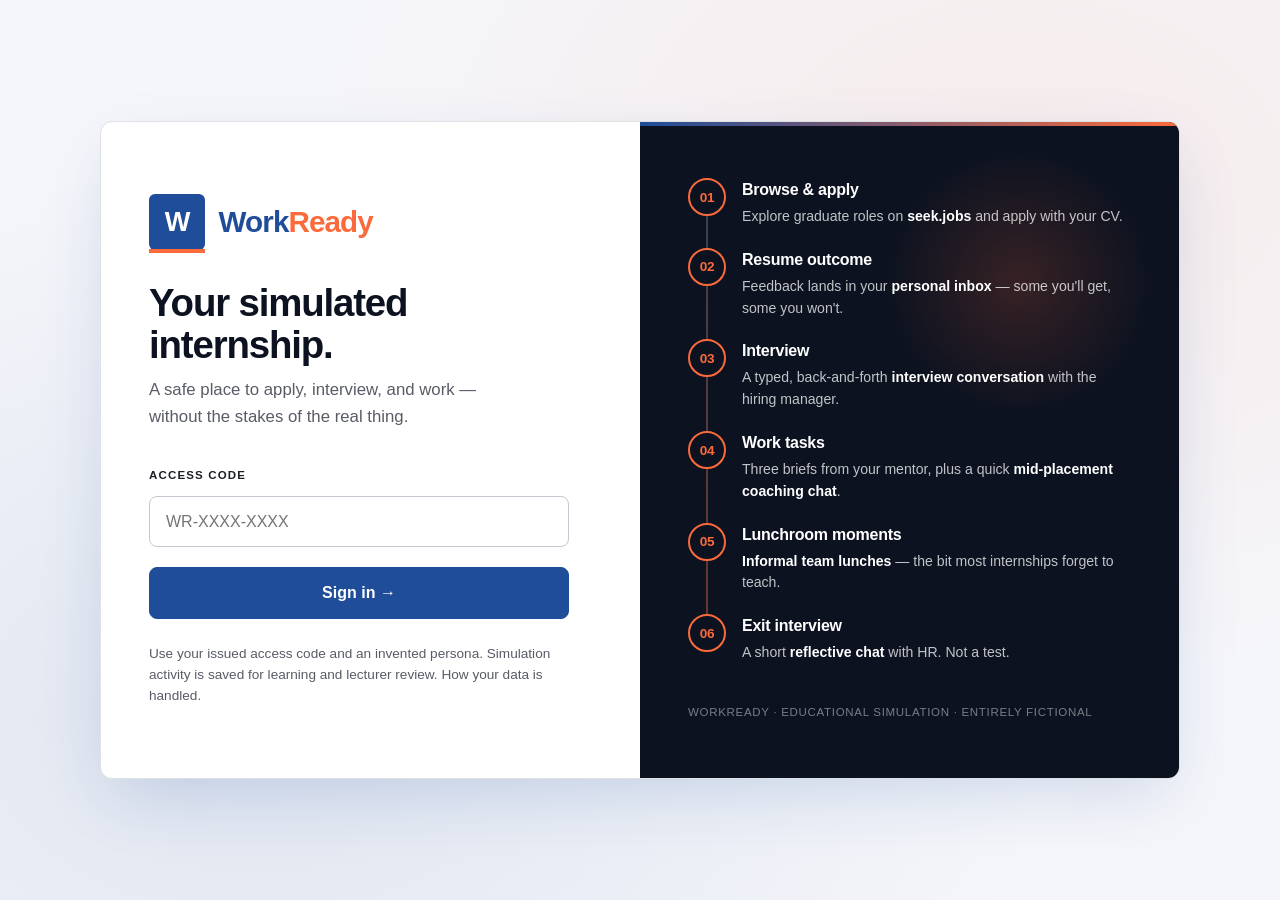
<file: index.html>
<!DOCTYPE html>
<html lang="en">
<head>
    <meta charset="UTF-8">
    <meta name="referrer" content="no-referrer">
    <meta http-equiv="Content-Security-Policy" content="default-src 'self'; script-src 'self'; style-src 'self' 'unsafe-inline'; connect-src 'self' https://workready-api.eduserver.au; img-src 'self' data:; frame-src https://primer.eduserver.au; base-uri 'self'; form-action 'none'">
    <meta name="viewport" content="width=device-width, initial-scale=1.0">
    <title>WorkReady — Your Internship Journey</title>
    <link rel="icon" type="image/svg+xml" href="favicon.svg">
    <link rel="stylesheet" href="style.css">
</head>
<body>
    <!-- Sign-in screen — two-column hero -->
    <section id="signin" class="screen signin-screen">
        <div class="signin-shell">
            <div class="signin-left">
                <div class="signin-brand-row">
                    <div class="signin-mark" aria-hidden="true">W</div>
                    <h1 class="brand">
                        <span class="brand-work">Work</span><span class="brand-ready">Ready</span>
                    </h1>
                </div>
                <p class="signin-headline">Your simulated internship.</p>
                <p class="signin-tagline">A safe place to apply, interview, and work — without the stakes of the real thing.</p>

                <form id="signin-form" class="signin-form">
                    <label for="code">Access code</label>
                    <input type="text" id="code" name="code" required
                           placeholder="WR-XXXX-XXXX" autocomplete="off"
                           style="text-transform: uppercase;">
                    <button type="submit" class="btn btn-primary">Sign in &rarr;</button>
                </form>
                <p class="signin-help">Use your issued access code and an invented persona. Simulation activity is saved for learning and lecturer review. <a href="privacy.html">How your data is handled</a>.</p>
            </div>

            <aside class="signin-right" aria-label="What to expect">
                <ol class="journey" id="journey-steps"></ol>

                <p class="signin-aside-foot">WorkReady · educational simulation · entirely fictional</p>
            </aside>
        </div>
    </section>

    <!-- Main app shell -->
    <div id="app" class="app hidden">
        <header class="header">
            <div class="wrap header-content">
                <a href="#" class="brand-link" id="brand-link">
                    <div class="header-mark" aria-hidden="true">W</div>
                    <span class="brand">
                        <span class="brand-work">Work</span><span class="brand-ready">Ready</span>
                    </span>
                </a>
                <div class="header-meta">
                    <span id="state-badge" class="state-badge" tabindex="0">
                        <span id="state-badge-label">Not Applied</span>
                        <span class="state-tooltip" role="tooltip">
                            <strong>Your simulation state</strong>
                            <ul>
                                <li><span class="tt-state">Not Applied</span> — browse jobs and play the primer</li>
                                <li><span class="tt-state">Application Under Review</span> — waiting on outcome</li>
                                <li><span class="tt-state">Employed</span> — you got the job, work begins</li>
                                <li><span class="tt-state">Internship Complete</span> — all stages finished</li>
                            </ul>
                        </span>
                    </span>
                    <span id="user-name" class="user-name"></span><button type="button" id="user-name-edit" class="btn" aria-label="Edit your candidate profile">✎</button>
                    <button id="signout-btn" class="btn btn-link">Sign out</button>
                </div>
            </div>
        </header>

        <main class="wrap main">
            <!-- Sidebar navigation -->
            <aside class="sidebar">
                <div class="sidebar-section">
                    <h4>Workspace</h4>
                    <nav class="nav">
                        <button class="nav-item active" data-view="dashboard">
                            <span class="nav-icon">&#127968;</span>
                            Dashboard
                        </button>
                    </nav>
                </div>

                <div class="sidebar-section" id="nav-mail-section">
                    <h4 class="sidebar-collapse-toggle" id="mail-toggle">&#9993; Mail <span class="collapse-arrow">&#9662;</span></h4>
                    <div class="sidebar-collapsible" id="mail-body">
                        <!-- Pre-hire: flat inbox/sent. Post-hire: sub-groups injected by JS -->
                        <nav class="nav" id="mail-nav-simple">
                            <button class="nav-item" data-view="inbox-personal">
                                Inbox
                                <span id="unread-personal" class="badge hidden">0</span>
                            </button>
                            <button class="nav-item" data-view="sent">
                                Sent
                            </button>
                        </nav>
                        <div id="mail-nav-split" class="hidden">
                            <div class="sidebar-sub-section">
                                <h5 class="sidebar-collapse-toggle sub-toggle" id="mail-personal-toggle">Personal <span class="collapse-arrow">&#9656;</span></h5>
                                <nav class="nav sidebar-collapsible collapsed" id="mail-personal-body">
                                    <button class="nav-item" data-view="inbox-personal">
                                        Inbox
                                        <span id="unread-personal-split" class="badge hidden">0</span>
                                    </button>
                                    <button class="nav-item" data-view="sent">
                                        Sent
                                    </button>
                                </nav>
                            </div>
                            <div class="sidebar-sub-section">
                                <h5 class="sidebar-collapse-toggle sub-toggle" id="mail-work-toggle">Work <span class="collapse-arrow">&#9656;</span></h5>
                                <nav class="nav sidebar-collapsible collapsed" id="mail-work-body">
                                    <button class="nav-item" data-view="inbox-work" id="nav-inbox-work">
                                        Inbox
                                        <span id="unread-work" class="badge hidden">0</span>
                                    </button>
                                    <button class="nav-item" data-view="sent-work">
                                        Sent
                                    </button>
                                </nav>
                            </div>
                        </div>
                    </div>
                </div>

                <!-- Stage 7: Teams -->
                <div class="sidebar-section hidden" id="nav-teams-section">
                    <h4 class="sidebar-collapse-toggle" id="teams-toggle">&#128101; Teams <span class="collapse-arrow">&#9662;</span></h4>
                    <div class="sidebar-collapsible" id="teams-body">
                        <nav class="nav" id="teams-member-list">
                            <!-- populated by renderTeamsSidebar() -->
                        </nav>
                        <div class="sidebar-sub-section">
                            <h5 class="sidebar-collapse-toggle sub-toggle" id="teams-org-toggle">Wider Org <span class="collapse-arrow">&#9656;</span></h5>
                            <div class="sidebar-collapsible collapsed" id="teams-org-list">
                                <!-- populated by renderTeamsSidebar() -->
                            </div>
                        </div>
                    </div>
                </div>

                <div class="sidebar-section">
                    <h4>Workspace</h4>
                    <nav class="nav">
                        <button class="nav-item hidden" data-view="tasks" id="nav-tasks">
                            <span class="nav-icon">&#128221;</span>
                            Tasks
                        </button>
                        <button class="nav-item" data-view="primer">
                            <span class="nav-icon">&#127918;</span>
                            Play the Primer
                        </button>
                    </nav>
                </div>

                <div class="sidebar-section">
                    <h4>External</h4>
                    <!-- href populated from config.js at boot — do not hardcode -->
                    <a href="#" target="_blank" rel="noopener" id="job-board-link" class="sidebar-link">
                        <span class="sidebar-link-icon">&#128269;</span>
                        seek.jobs
                        <span class="sidebar-link-ext" aria-hidden="true">&#8599;</span>
                    </a>
                    <a href="#" target="_blank" id="intranet-link" class="sidebar-link hidden">
                        <span class="sidebar-link-icon">&#127760;</span>
                        Company Intranet
                        <span class="sidebar-link-ext" aria-hidden="true">&#8599;</span>
                    </a>
                </div>

                <div class="sidebar-section">
                    <h4>Support Tools</h4>
                    <p class="sidebar-section-blurb">Local apps to install on your computer.</p>
                    <!-- href values populated from config.js at boot — do not hardcode -->
                    <a href="#" target="_blank" rel="noopener" id="talk-buddy-link" class="sidebar-link sidebar-link-tool">
                        <span class="sidebar-link-icon">&#127908;</span>
                        <span class="sidebar-link-body">
                            <span class="sidebar-link-title">Talk Buddy</span>
                            <span class="sidebar-link-hint">Rehearse interviews and lunchroom small talk</span>
                        </span>
                        <span class="sidebar-link-ext" aria-hidden="true">&#8599;</span>
                    </a>
                    <a href="#" target="_blank" rel="noopener" id="career-compass-link" class="sidebar-link sidebar-link-tool">
                        <span class="sidebar-link-icon">&#129517;</span>
                        <span class="sidebar-link-body">
                            <span class="sidebar-link-title">Career Compass</span>
                            <span class="sidebar-link-hint">Gap-analyze your resume against a job</span>
                        </span>
                        <span class="sidebar-link-ext" aria-hidden="true">&#8599;</span>
                    </a>
                </div>
            </aside>

            <!-- Main content area -->
            <section class="content">
                <!-- Dashboard view -->
                <div id="view-dashboard" class="view">
                    <h2 id="dashboard-title">Welcome to WorkReady</h2>
                    <div id="dashboard-content"></div>
                </div>

                <!-- Personal Email — Inbox -->
                <div id="view-inbox-personal" class="view hidden">
                    <div class="view-header-row">
                        <div>
                            <h2>Personal Email — Inbox</h2>
                            <p class="view-subtitle">Application updates and correspondence with employers</p>
                        </div>
                        <button class="btn btn-primary" id="compose-btn-personal">&#9998; Compose</button>
                    </div>
                    <div id="inbox-personal-list" class="message-list"></div>
                </div>

                <!-- Personal Email — Sent -->
                <div id="view-sent" class="view hidden">
                    <div class="view-header-row">
                        <div>
                            <h2>Personal Email — Sent</h2>
                            <p class="view-subtitle">Messages you've sent to companies and contacts</p>
                        </div>
                        <button class="btn btn-primary" id="compose-btn-sent">&#9998; Compose</button>
                    </div>
                    <div id="sent-list" class="message-list"></div>
                </div>

                <!-- Work Email — Inbox -->
                <div id="view-inbox-work" class="view hidden">
                    <div class="view-header-row">
                        <div>
                            <h2>Work Email — Inbox</h2>
                            <p class="view-subtitle">Messages from your manager, mentor, and colleagues</p>
                        </div>
                        <button class="btn btn-primary" id="compose-btn-work">&#9998; Compose</button>
                    </div>
                    <div id="inbox-work-list" class="message-list"></div>
                </div>

                <!-- Work Email — Sent -->
                <div id="view-sent-work" class="view hidden">
                    <div class="view-header-row">
                        <div>
                            <h2>Work Email — Sent</h2>
                            <p class="view-subtitle">Messages you've sent to colleagues</p>
                        </div>
                        <button class="btn btn-primary" id="compose-btn-sent-work">&#9998; Compose</button>
                    </div>
                    <div id="sent-work-list" class="message-list"></div>
                </div>

                <!-- Tasks view -->
                <div id="view-tasks" class="view hidden">
                    <h2>Your Tasks</h2>
                    <div id="tasks-body"></div>
                </div>

                <!-- Team view -->
                <div id="view-teams" class="view hidden">
                    <div id="teams-landing" class="teams-landing">
                        <!-- populated by renderTeamsLanding() -->
                    </div>
                    <div id="teams-conversation" class="teams-conversation hidden">
                        <div class="teams-conv-header" id="teams-conv-header">
                            <div class="teams-conv-character">
                                <span class="presence-dot" id="teams-conv-presence"></span>
                                <div>
                                    <span class="teams-conv-name" id="teams-conv-name"></span>
                                    <span class="teams-conv-role" id="teams-conv-role"></span>
                                </div>
                            </div>
                            <div class="teams-conv-actions">
                                <button class="btn btn-sm" id="teams-conv-email">Email</button>
                                <button class="btn btn-sm" id="teams-conv-back">Back</button>
                            </div>
                        </div>
                        <div class="teams-conv-messages" id="teams-conv-messages">
                            <!-- bubbles populated by renderTeamsChat() -->
                        </div>
                        <form class="teams-conv-composer" id="teams-conv-composer">
                            <textarea class="teams-conv-input" id="teams-conv-input" placeholder="Type a message..." rows="2" required></textarea>
                            <button type="submit" class="btn btn-primary">Send</button>
                        </form>
                    </div>
                </div>

                <!-- Interview view -->
                <div id="view-interview" class="view view-interview hidden">
                    <div id="interview-pre" class="interview-pre">
                        <!-- Pre-interview state: shown before student starts -->
                    </div>
                    <div id="interview-chat" class="interview-chat hidden">
                        <header class="interview-header">
                            <div class="interview-manager">
                                <div class="interview-manager-name" id="interview-manager-name"></div>
                                <div class="interview-manager-role" id="interview-manager-role"></div>
                            </div>
                            <div class="interview-progress">
                                <span id="interview-turn-indicator">Question 1 of ~10</span>
                                <button id="interview-end-btn" class="btn btn-secondary">End interview</button>
                            </div>
                        </header>
                        <div class="interview-messages" id="interview-messages">
                            <!-- Messages get rendered here -->
                        </div>
                        <form class="interview-input" id="interview-input-form">
                            <textarea
                                id="interview-input"
                                placeholder="Type your answer..."
                                rows="3"
                                required></textarea>
                            <button type="submit" class="btn btn-primary" id="interview-send-btn">Send</button>
                        </form>
                    </div>
                    <div id="interview-result" class="interview-result hidden">
                        <!-- Post-completion feedback panel -->
                    </div>
                </div>

                <!-- Mid-placement performance review view -->
                <div id="view-perf-review" class="view view-interview hidden">
                    <div id="perf-pre" class="interview-pre"></div>
                    <div id="perf-chat" class="interview-chat hidden">
                        <header class="interview-header">
                            <div class="interview-manager">
                                <div class="interview-manager-name" id="perf-manager-name"></div>
                                <div class="interview-manager-role" id="perf-manager-role"></div>
                            </div>
                            <div class="interview-progress">
                                <span id="perf-turn-indicator">Turn 1 of ~5</span>
                                <button id="perf-end-btn" class="btn btn-secondary">End check-in</button>
                            </div>
                        </header>
                        <div class="interview-messages" id="perf-messages"></div>
                        <form class="interview-input" id="perf-input-form">
                            <textarea
                                id="perf-input"
                                placeholder="Type your reply..."
                                rows="3"
                                required></textarea>
                            <button type="submit" class="btn btn-primary" id="perf-send-btn">Send</button>
                        </form>
                    </div>
                    <div id="perf-result" class="interview-result hidden"></div>
                </div>

                <!-- Exit Interview view (Stage 6) -->
                <div id="view-exit-interview" class="view view-interview hidden">
                    <div id="exit-pre" class="interview-pre">
                        <!-- Pre-interview state -->
                    </div>
                    <div id="exit-chat" class="interview-chat hidden">
                        <header class="interview-header">
                            <div class="interview-manager">
                                <div class="interview-manager-name" id="exit-manager-name"></div>
                                <div class="interview-manager-role" id="exit-manager-role"></div>
                            </div>
                            <div class="interview-progress">
                                <span id="exit-turn-indicator">Question 1 of ~8</span>
                                <button id="exit-end-btn" class="btn btn-secondary">End conversation</button>
                            </div>
                        </header>
                        <div class="interview-messages" id="exit-messages"></div>
                        <form class="interview-input" id="exit-input-form">
                            <textarea
                                id="exit-input"
                                placeholder="Take your time..."
                                rows="3"
                                required></textarea>
                            <button type="submit" class="btn btn-primary" id="exit-send-btn">Send</button>
                        </form>
                    </div>
                    <div id="exit-result" class="interview-result hidden">
                        <!-- Post-completion summary -->
                    </div>
                </div>

                <!-- Lunchroom view -->
                <div id="view-lunchroom" class="view view-lunchroom hidden">
                    <div class="view-header-row">
                        <div>
                            <h2>Lunchroom</h2>
                            <p class="view-subtitle">Informal team lunches — drop in, chat, get to know colleagues</p>
                        </div>
                    </div>
                    <div id="lunchroom-body">
                        <!-- Rendered by app.js: list of sessions OR active chat room -->
                    </div>
                </div>

                <!-- Primer view (iframe in main content area) -->
                <div id="view-primer" class="view view-primer hidden">
                    <iframe id="primer-iframe" class="primer-iframe"
                            title="WorkReady Primer"
                            sandbox="allow-scripts allow-same-origin"></iframe>
                </div>
            </section>
        </main>
    </div>

    <!-- Message modal (read + reply + delete) -->
    <div id="message-modal" class="modal hidden">
        <div class="modal-content">
            <button class="modal-close" id="modal-close">&times;</button>
            <div class="modal-meta">
                <h3 id="modal-subject"></h3>
                <p class="modal-from">From: <span id="modal-sender"></span> <span id="modal-role"></span></p>
                <p class="modal-sender-email" id="modal-sender-email"></p>
                <p class="modal-date" id="modal-date"></p>
            </div>
            <div class="modal-body" id="modal-body"></div>
            <div class="modal-actions" id="modal-actions">
                <button class="btn btn-primary" id="modal-reply-btn">&#8617; Reply</button>
                <button class="btn btn-link modal-delete-btn" id="modal-delete-btn">&#128465; Delete</button>
            </div>
        </div>
    </div>

    <!-- Compose modal -->
    <!-- Persona onboarding modal -->
    <div id="persona-modal" class="modal hidden">
        <div class="modal-content">
            <button class="modal-close" id="persona-close">&times;</button>
            <h2>Your candidate profile</h2>
            <p class="persona-help">
                Pick any name you like — this is your persona in the simulation.
                Use an invented name, not your real name. Your lecturer can review simulation activity.
                Your in-sim mailbox is derived from it.
            </p>
            <form id="persona-form">
                <div class="form-group">
                    <label for="persona-name">Candidate name</label>
                    <input type="text" id="persona-name" maxlength="60" required
                           placeholder="e.g. Jane Doe" autocomplete="off">
                </div>
                <p class="persona-handle" id="persona-hint"></p>
                <div class="persona-actions">
                    <button type="submit" class="btn btn-primary">Save profile</button>
                    <button type="button" class="btn" id="persona-later">Maybe later</button>
                </div>
            </form>
        </div>
    </div>

    <div id="compose-modal" class="modal hidden">
        <div class="modal-content modal-content-wide">
            <button class="modal-close" id="compose-close">&times;</button>
            <h2 id="compose-title">New message</h2>
            <form id="compose-form">
                <div class="form-group">
                    <label for="compose-to">To <span class="required">*</span></label>
                    <input type="email" id="compose-to" required
                           placeholder="firstname.lastname@company.com.au"
                           list="email-directory">
                    <datalist id="email-directory"></datalist>
                </div>
                <div class="form-group">
                    <label for="compose-subject">Subject <span class="required">*</span></label>
                    <input type="text" id="compose-subject" required placeholder="Subject">
                </div>
                <div class="form-group">
                    <label for="compose-body">Message</label>
                    <textarea id="compose-body" rows="8" placeholder="Write your message..."></textarea>
                </div>
                <div class="form-group">
                    <label for="compose-attachment">Attachment (PDF, max 5MB)</label>
                    <input type="file" id="compose-attachment" accept=".pdf">
                </div>
                <div class="compose-actions">
                    <button type="submit" class="btn btn-primary" id="compose-send-btn">Send &rarr;</button>
                    <button type="button" class="btn btn-link" id="compose-cancel-btn">Cancel</button>
                </div>
                <div id="compose-result" class="compose-result hidden"></div>
            </form>
        </div>
    </div>

    <script src="config.js?v=0.3.0"></script>
    <script src="session.js?v=0.3.0"></script>
    <script src="app.js?v=0.3.0"></script>
    <div id="live-toast" class="live-toast hidden" role="status"></div>

    <!-- System error overlay (blurred backdrop, blocks interaction) -->
    <div id="app-error-overlay" class="app-overlay hidden">
        <div class="app-modal" role="alertdialog" aria-modal="true" aria-labelledby="app-error-title" aria-describedby="app-error-message">
            <div class="app-modal-icon" aria-hidden="true">!</div>
            <h3 id="app-error-title">Sign-in problem</h3>
            <p id="app-error-message"></p>
            <button id="app-error-ok" class="btn btn-primary">Back to sign in</button>
        </div>
    </div>
</body>
</html>
</file>
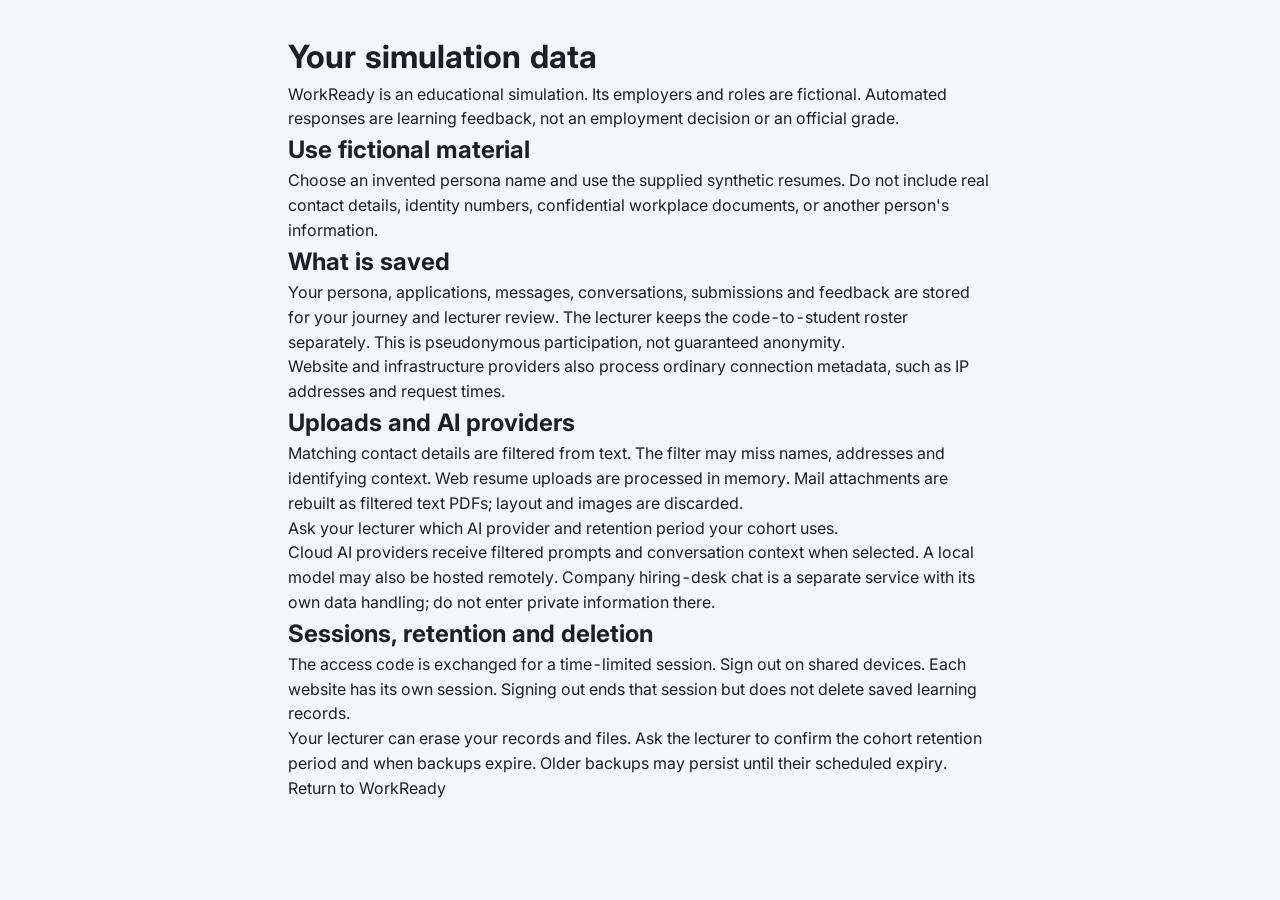
<file: privacy.html>
<!doctype html>
<html lang="en"><head><meta charset="utf-8"><meta name="viewport" content="width=device-width,initial-scale=1">
<meta name="referrer" content="no-referrer"><title>WorkReady data handling</title>
<link rel="stylesheet" href="style.css"></head><body>
<main class="wrap" style="max-width:48rem;padding:2rem">
<h1>Your simulation data</h1>
<p>WorkReady is an educational simulation. Its employers and roles are fictional. Automated responses are learning feedback, not an employment decision or an official grade.</p>
<h2>Use fictional material</h2>
<p>Choose an invented persona name and use the supplied synthetic resumes. Do not include real contact details, identity numbers, confidential workplace documents, or another person's information.</p>
<h2>What is saved</h2>
<p>Your persona, applications, messages, conversations, submissions and feedback are stored for your journey and lecturer review. The lecturer keeps the code-to-student roster separately. This is pseudonymous participation, not guaranteed anonymity.</p>
<p>Website and infrastructure providers also process ordinary connection metadata, such as IP addresses and request times.</p>
<h2>Uploads and AI providers</h2>
<p>Matching contact details are filtered from text. The filter may miss names, addresses and identifying context. Web resume uploads are processed in memory. Mail attachments are rebuilt as filtered text PDFs; layout and images are discarded.</p>
<p id="provider">Ask your lecturer which AI provider and retention period your cohort uses.</p>
<p>Cloud AI providers receive filtered prompts and conversation context when selected. A local model may also be hosted remotely. Company hiring-desk chat is a separate service with its own data handling; do not enter private information there.</p>
<h2>Sessions, retention and deletion</h2>
<p>The access code is exchanged for a time-limited session. Sign out on shared devices. Each website has its own session. Signing out ends that session but does not delete saved learning records.</p>
<p>Your lecturer can erase your records and files. Ask the lecturer to confirm the cohort retention period and when backups expire. Older backups may persist until their scheduled expiry.</p>
<p><a href="index.html">Return to WorkReady</a></p>
</main><script src="config.js"></script><script>
fetch(window.WORKREADY_CONFIG.API_BASE + '/api/v1/privacy').then(function(r){return r.json();}).then(function(d){
document.getElementById('provider').textContent='Configured API provider: '+d.provider+'. Operator retention target: '+d.retention_days+' days. '+d.retention;
}).catch(function(){});
</script></body></html>
</file>
<file: style.css>
/* WorkReady Portal — student workstation
 *
 * Visual direction: enriched WorkReady blue + warmer coral, Inter type stack,
 * sticky polished header, two-column sign-in hero with a "what to expect"
 * journey panel. Sidebar nav with section headers and a coral active accent.
 *
 * IMPORTANT: All class names and IDs are preserved for app.js compatibility.
 * No JS or build pipeline changes — pure CSS + a small HTML restructure.
 */

@import url('https://fonts.googleapis.com/css2?family=Inter:wght@300;400;500;600;700;800;900&display=swap');

:root {
    /* Palette — WorkReady, enriched */
    --sim-primary: #1f4d99;          /* deepened brand blue (was #2557a7) */
    --sim-primary-dark: #14366b;
    --sim-primary-soft: #e6edf7;
    --sim-primary-tint: #f1f5fb;

    --sim-coral: #fb6a3a;             /* warmer coral (was #ff6b35) */
    --sim-coral-dark: #d44d1e;
    --sim-coral-soft: #fff0ea;

    --sim-secondary: #334155;
    --sim-bg: #f5f6fa;                /* cool warm grey background */
    --sim-bg-2: #ebedf3;
    --sim-white: #ffffff;
    --sim-text: #1c1f24;
    --sim-text-strong: #0c1220;
    --sim-muted: #595c66;
    --sim-dim: #8a8e98;
    --sim-border: #dfe2e5;
    --sim-border-2: #c4c8d0;

    --sim-success: #15803d;
    --sim-success-soft: #ecfdf5;
    --sim-warn: #b8540a;
    --sim-warn-soft: #fff7ed;
    --sim-danger: #b91c1c;
    --sim-danger-soft: #fef2f2;
    --sim-completed: #6d28d9;
    --sim-completed-soft: #f5f3ff;

    --sim-radius: 8px;
    --sim-radius-sm: 4px;
    --sim-shadow: 0 1px 3px rgba(31, 77, 153, 0.06);
    --sim-shadow-md: 0 4px 16px rgba(31, 77, 153, 0.08);
    --sim-shadow-lg: 0 12px 32px rgba(31, 77, 153, 0.12);
    --sim-shadow-xl: 0 24px 64px -12px rgba(31, 77, 153, 0.18);
}

*, *::before, *::after {
    box-sizing: border-box;
    margin: 0;
    padding: 0;
}

html {
    overflow-y: scroll;
    -webkit-text-size-adjust: 100%;
}

body {
    font-family: 'Inter', -apple-system, BlinkMacSystemFont, 'Segoe UI', Roboto, sans-serif;
    color: var(--sim-text);
    background: var(--sim-bg);
    line-height: 1.55;
    min-height: 100vh;
    -webkit-font-smoothing: antialiased;
    font-feature-settings: "kern", "liga", "ss01", "tnum";
    font-variant-numeric: tabular-nums;
}

a { color: inherit; text-decoration: none; }

button {
    font-family: inherit;
    cursor: pointer;
    border: none;
    background: none;
    color: inherit;
}

ul, ol { list-style: none; }

.wrap { max-width: 1240px; margin: 0 auto; padding: 0 1.5rem; }
.hidden { display: none !important; }

/* ============================================================
   BRAND
   ============================================================ */

.brand {
    font-size: 1.6rem;
    font-weight: 800;
    letter-spacing: -0.03em;
    text-decoration: none;
    line-height: 1;
}
.brand-work { color: var(--sim-primary); }
.brand-ready { color: var(--sim-coral); }
.brand-link {
    text-decoration: none;
    display: inline-flex;
    align-items: center;
    gap: 0.65rem;
}

.header-mark,
.signin-mark {
    width: 36px;
    height: 36px;
    background: var(--sim-primary);
    color: var(--sim-white);
    display: grid;
    place-items: center;
    font-family: 'Inter', sans-serif;
    font-weight: 800;
    font-size: 1.15rem;
    letter-spacing: -0.04em;
    border-radius: var(--sim-radius-sm);
    position: relative;
}

.header-mark::after,
.signin-mark::after {
    content: '';
    position: absolute;
    bottom: -2px;
    left: 0;
    right: 0;
    height: 3px;
    background: var(--sim-coral);
}

.signin-mark {
    width: 56px;
    height: 56px;
    font-size: 1.7rem;
    border-radius: 6px;
}
.signin-mark::after {
    bottom: -3px;
    height: 4px;
}

/* ============================================================
   SIGN-IN SCREEN — two-column hero
   ============================================================ */

.screen {
    min-height: 100vh;
    display: flex;
    align-items: center;
    justify-content: center;
    padding: 2rem;
}

.signin-screen {
    background:
        radial-gradient(ellipse at 80% 20%, rgba(251, 106, 58, 0.08) 0%, transparent 50%),
        radial-gradient(ellipse at 20% 80%, rgba(31, 77, 153, 0.10) 0%, transparent 55%),
        var(--sim-bg);
}

.signin-shell {
    display: grid;
    grid-template-columns: 1fr 1fr;
    max-width: 1080px;
    width: 100%;
    background: var(--sim-white);
    border-radius: 12px;
    box-shadow: var(--sim-shadow-xl);
    overflow: hidden;
    border: 1px solid var(--sim-border);
}

.signin-left {
    padding: 3.5rem 3rem;
    display: flex;
    flex-direction: column;
    justify-content: center;
}

.signin-brand-row {
    display: flex;
    align-items: center;
    gap: 0.85rem;
    margin-bottom: 2rem;
}
.signin-brand-row .brand {
    font-size: 1.85rem;
}

.signin-headline {
    font-size: clamp(1.75rem, 3vw, 2.4rem);
    font-weight: 800;
    letter-spacing: -0.03em;
    color: var(--sim-text-strong);
    margin-bottom: 0.65rem;
    line-height: 1.1;
}

.signin-tagline {
    color: var(--sim-muted);
    margin-bottom: 2.25rem;
    font-size: 1.05rem;
    line-height: 1.6;
    max-width: 36ch;
}

.signin-form {
    display: flex;
    flex-direction: column;
    gap: 0.75rem;
    text-align: left;
    max-width: 420px;
}

.signin-form label {
    font-size: 0.72rem;
    font-weight: 700;
    color: var(--sim-text);
    text-transform: uppercase;
    letter-spacing: 0.1em;
}

.signin-form input {
    padding: 0.95rem 1rem;
    border: 1px solid var(--sim-border-2);
    border-radius: var(--sim-radius);
    font-size: 1rem;
    font-family: inherit;
    background: var(--sim-white);
    color: var(--sim-text);
    transition: all 0.15s;
}

.signin-form input:focus {
    outline: none;
    border-color: var(--sim-primary);
    box-shadow: 0 0 0 3px rgba(31, 77, 153, 0.15);
}

.signin-form .btn-primary {
    margin-top: 0.5rem;
    padding: 1rem 1.5rem;
    font-size: 1rem;
}

.signin-help {
    margin-top: 1.5rem;
    font-size: 0.85rem;
    color: var(--sim-muted);
    max-width: 420px;
    line-height: 1.55;
}

/* Right column — what to expect */
.signin-right {
    background: var(--sim-text-strong);
    color: var(--sim-white);
    padding: 3.5rem 3rem;
    display: flex;
    flex-direction: column;
    position: relative;
    overflow: hidden;
}

.signin-right::before {
    content: '';
    position: absolute;
    top: 0;
    right: 0;
    width: 320px;
    height: 320px;
    background: radial-gradient(circle, rgba(251, 106, 58, 0.18) 0%, transparent 60%);
    pointer-events: none;
}

.signin-right::after {
    content: '';
    position: absolute;
    top: 0;
    left: 0;
    right: 0;
    height: 4px;
    background: linear-gradient(90deg, var(--sim-primary) 0%, var(--sim-coral) 100%);
}

.signin-aside-label {
    position: relative;
    font-size: 0.7rem;
    text-transform: uppercase;
    letter-spacing: 0.18em;
    color: var(--sim-coral);
    font-weight: 700;
    margin-bottom: 1rem;
}

.signin-aside-title {
    position: relative;
    font-size: clamp(1.4rem, 2.5vw, 1.75rem);
    font-weight: 700;
    letter-spacing: -0.025em;
    line-height: 1.2;
    color: var(--sim-white);
    margin-bottom: 2.25rem;
    max-width: 22ch;
}

.journey {
    position: relative;
    list-style: none;
    padding: 0;
    margin: 0;
    display: flex;
    flex-direction: column;
    gap: 1.25rem;
}

.journey::before {
    content: '';
    position: absolute;
    left: 18px;
    top: 18px;
    bottom: 18px;
    width: 2px;
    background: linear-gradient(180deg, rgba(255, 255, 255, 0.2) 0%, rgba(251, 106, 58, 0.4) 100%);
}

.journey-step {
    display: grid;
    grid-template-columns: 38px 1fr;
    gap: 1rem;
    align-items: start;
    position: relative;
}

.journey-num {
    width: 38px;
    height: 38px;
    background: var(--sim-text-strong);
    border: 2px solid var(--sim-coral);
    color: var(--sim-coral);
    display: grid;
    place-items: center;
    font-family: 'Inter', sans-serif;
    font-weight: 800;
    font-size: 0.85rem;
    letter-spacing: -0.02em;
    border-radius: 50%;
    z-index: 1;
}

.journey-body h3 {
    font-size: 1rem;
    font-weight: 700;
    color: var(--sim-white);
    margin-bottom: 0.2rem;
    letter-spacing: -0.015em;
}

.journey-body p {
    font-size: 0.88rem;
    color: rgba(255, 255, 255, 0.75);
    line-height: 1.55;
}

.journey-body p strong {
    color: var(--sim-white);
    font-weight: 600;
}

.signin-aside-foot {
    position: relative;
    margin-top: auto;
    padding-top: 2.5rem;
    font-size: 0.72rem;
    color: rgba(255, 255, 255, 0.45);
    letter-spacing: 0.06em;
    text-transform: uppercase;
    font-weight: 500;
}

/* ============================================================
   BUTTONS
   ============================================================ */

.btn {
    display: inline-flex;
    align-items: center;
    justify-content: center;
    gap: 0.4rem;
    padding: 0.65rem 1.25rem;
    border: 1px solid transparent;
    border-radius: var(--sim-radius);
    font-size: 0.92rem;
    font-weight: 600;
    cursor: pointer;
    text-decoration: none;
    font-family: inherit;
    transition: all 0.15s;
}

.btn-primary {
    background: var(--sim-primary);
    color: var(--sim-white);
    border-color: var(--sim-primary);
}
.btn-primary:hover {
    background: var(--sim-primary-dark);
    border-color: var(--sim-primary-dark);
    transform: translateY(-1px);
    box-shadow: var(--sim-shadow-md);
}

.btn-secondary {
    background: var(--sim-white);
    color: var(--sim-primary);
    border-color: var(--sim-border-2);
}
.btn-secondary:hover {
    border-color: var(--sim-primary);
    background: var(--sim-primary-soft);
}

.btn-link {
    background: transparent;
    color: var(--sim-muted);
    padding: 0.4rem 0.85rem;
    font-size: 0.88rem;
    border-radius: 999px;
    border: 1px solid transparent;
}
.btn-link:hover {
    color: var(--sim-text);
    border-color: var(--sim-border-2);
    background: var(--sim-bg);
}

.btn-cta {
    font-size: 1rem;
    padding: 0.95rem 2rem;
    margin-top: 1rem;
    background: var(--sim-coral);
    color: var(--sim-white);
    border-color: var(--sim-coral);
}
.btn-cta:hover {
    background: var(--sim-coral-dark);
    border-color: var(--sim-coral-dark);
    transform: translateY(-1px);
    box-shadow: var(--sim-shadow-md);
}

/* ============================================================
   APP SHELL
   ============================================================ */

.app {
    min-height: 100vh;
    display: flex;
    flex-direction: column;
}

.header {
    background: var(--sim-white);
    border-bottom: 1px solid var(--sim-border);
    padding: 0.85rem 0;
    position: sticky;
    top: 0;
    z-index: 50;
    box-shadow: 0 1px 0 rgba(31, 77, 153, 0.04);
}

.header-content {
    display: flex;
    align-items: center;
    justify-content: space-between;
}

.header-meta {
    display: flex;
    align-items: center;
    gap: 0.85rem;
}

/* State badge — pill with coloured dot per state */
.state-badge {
    position: relative;
    display: inline-flex;
    align-items: center;
    gap: 0.5rem;
    padding: 0.4rem 0.85rem;
    background: var(--sim-bg);
    border: 1px solid var(--sim-border);
    border-radius: 999px;
    font-size: 0.82rem;
    font-weight: 600;
    color: var(--sim-muted);
    cursor: help;
}

.state-badge::before {
    content: '';
    width: 8px;
    height: 8px;
    border-radius: 50%;
    background: var(--sim-dim);
}

.state-badge.state-not::before,
.state-badge.state-not_applied::before {
    background: var(--sim-dim);
}

.state-badge.state-applied::before {
    background: var(--sim-primary);
    box-shadow: 0 0 0 0 var(--sim-primary);
    animation: state-pulse 2s ease-out infinite;
}

.state-badge.state-hired::before,
.state-badge.state-employed::before {
    background: var(--sim-success);
    box-shadow: 0 0 0 0 var(--sim-success);
    animation: state-pulse 2s ease-out infinite;
}

.state-badge.state-completed::before {
    background: var(--sim-completed);
}

@keyframes state-pulse {
    0% { box-shadow: 0 0 0 0 currentColor; opacity: 1; }
    70% { box-shadow: 0 0 0 4px transparent; opacity: 0.8; }
    100% { box-shadow: 0 0 0 0 transparent; opacity: 1; }
}

.state-badge.state-hired {
    background: var(--sim-success-soft);
    border-color: rgba(21, 128, 61, 0.3);
    color: var(--sim-success);
}

.state-badge.state-applied {
    background: var(--sim-primary-soft);
    border-color: rgba(31, 77, 153, 0.25);
    color: var(--sim-primary);
}

.state-badge.state-completed {
    background: var(--sim-completed-soft);
    border-color: rgba(109, 40, 217, 0.25);
    color: var(--sim-completed);
}

/* Tooltip on the state badge */
.state-tooltip {
    visibility: hidden;
    opacity: 0;
    position: absolute;
    top: calc(100% + 0.6rem);
    right: 0;
    z-index: 100;
    background: var(--sim-text-strong);
    color: var(--sim-white);
    padding: 1rem 1.15rem;
    border-radius: var(--sim-radius);
    box-shadow: var(--sim-shadow-lg);
    font-size: 0.85rem;
    font-weight: 400;
    white-space: normal;
    width: 320px;
    transition: opacity 0.15s, visibility 0.15s;
    text-align: left;
    border-top: 3px solid var(--sim-coral);
}

.state-badge:hover .state-tooltip,
.state-badge:focus .state-tooltip,
.state-badge:focus-within .state-tooltip {
    visibility: visible;
    opacity: 1;
}

.state-tooltip::before {
    content: '';
    position: absolute;
    bottom: 100%;
    right: 1rem;
    border: 6px solid transparent;
    border-bottom-color: var(--sim-coral);
}

.state-tooltip strong {
    display: block;
    margin-bottom: 0.6rem;
    color: var(--sim-white);
    font-weight: 700;
    font-size: 0.78rem;
    text-transform: uppercase;
    letter-spacing: 0.1em;
}

.state-tooltip ul {
    list-style: none;
    padding: 0;
    margin: 0;
    display: flex;
    flex-direction: column;
    gap: 0.45rem;
}

.state-tooltip li {
    color: rgba(255, 255, 255, 0.7);
    line-height: 1.45;
}

.state-tooltip .tt-state {
    color: var(--sim-coral);
    font-weight: 700;
}

.user-name {
    font-size: 0.92rem;
    color: var(--sim-text);
    font-weight: 600;
}

/* ============================================================
   MAIN LAYOUT
   ============================================================ */

.main {
    display: grid;
    grid-template-columns: 260px minmax(0, 1fr);
    gap: 1.75rem;
    padding-top: 2rem;
    padding-bottom: 3rem;
    flex: 1;
    width: 100%;
}

/* ============================================================
   SIDEBAR
   ============================================================ */

.sidebar {
    background: var(--sim-white);
    border-radius: var(--sim-radius);
    padding: 1.25rem 1rem;
    height: fit-content;
    border: 1px solid var(--sim-border);
    box-shadow: var(--sim-shadow);
    position: sticky;
    top: 5.5rem;
}

.sidebar-section {
    margin-bottom: 1.5rem;
}

.sidebar-section:last-child {
    margin-bottom: 0;
}

.sidebar-section h4 {
    font-size: 0.68rem;
    font-weight: 700;
    text-transform: uppercase;
    color: var(--sim-dim);
    letter-spacing: 0.12em;
    margin-bottom: 0.6rem;
    padding: 0 0.85rem;
}

.nav {
    display: flex;
    flex-direction: column;
    gap: 0.15rem;
}

.nav-item {
    display: flex;
    align-items: center;
    gap: 0.7rem;
    width: 100%;
    padding: 0.65rem 0.85rem;
    background: transparent;
    border: none;
    border-left: 3px solid transparent;
    border-radius: 0 var(--sim-radius) var(--sim-radius) 0;
    margin-left: -3px;
    font-size: 0.94rem;
    font-family: inherit;
    font-weight: 500;
    color: var(--sim-text);
    cursor: pointer;
    text-align: left;
    position: relative;
    transition: all 0.12s;
}

.nav-item:hover {
    background: var(--sim-primary-tint);
    color: var(--sim-primary);
}

.nav-item.active {
    background: var(--sim-primary-soft);
    color: var(--sim-primary);
    font-weight: 700;
    border-left-color: var(--sim-coral);
}

.nav-icon {
    font-size: 1.05rem;
    line-height: 1;
}

.badge {
    margin-left: auto;
    background: var(--sim-coral);
    color: var(--sim-white);
    font-size: 0.7rem;
    font-weight: 800;
    padding: 0.15rem 0.5rem;
    border-radius: 999px;
    min-width: 20px;
    text-align: center;
    line-height: 1.4;
}

.sidebar-link {
    display: flex;
    align-items: center;
    gap: 0.55rem;
    padding: 0.55rem 0.85rem;
    color: var(--sim-text);
    text-decoration: none;
    font-size: 0.88rem;
    border-radius: var(--sim-radius);
    transition: background 0.12s;
    position: relative;
}

.sidebar-link:hover {
    background: var(--sim-bg);
    color: var(--sim-primary);
}

.sidebar-link-icon {
    font-size: 0.95rem;
}

.sidebar-link-ext {
    margin-left: auto;
    font-size: 0.85rem;
    color: var(--sim-dim);
}

.sidebar-blurb {
    padding: 0.5rem 0.85rem 0;
    font-size: 0.78rem;
    color: var(--sim-muted);
    line-height: 1.5;
}

.sidebar-section-blurb {
    padding: 0 0.85rem 0.4rem;
    margin: 0;
    font-size: 0.72rem;
    color: var(--sim-muted);
    font-style: italic;
}

.sidebar-link-tool {
    align-items: flex-start;
    padding-top: 0.5rem;
    padding-bottom: 0.5rem;
}

.sidebar-link-tool .sidebar-link-icon {
    margin-top: 0.15rem;
}

.sidebar-link-body {
    display: flex;
    flex-direction: column;
    gap: 0.1rem;
    flex: 1 1 auto;
    min-width: 0;
}

.sidebar-link-title {
    font-weight: 600;
    line-height: 1.2;
}

.sidebar-link-hint {
    font-size: 0.72rem;
    color: var(--sim-muted);
    line-height: 1.3;
}

/* ============================================================
   CONTENT AREA
   ============================================================ */

.content {
    background: var(--sim-white);
    border-radius: var(--sim-radius);
    padding: 2rem 2.25rem;
    border: 1px solid var(--sim-border);
    box-shadow: var(--sim-shadow);
    position: relative;
    overflow: hidden;
}

.content::before {
    content: '';
    position: absolute;
    top: 0;
    left: 0;
    right: 0;
    height: 3px;
    background: linear-gradient(90deg, var(--sim-primary) 0%, var(--sim-coral) 100%);
}

.view h2 {
    margin-bottom: 0.4rem;
    font-size: 1.65rem;
    font-weight: 800;
    letter-spacing: -0.025em;
    color: var(--sim-text-strong);
}

.view-subtitle {
    color: var(--sim-muted);
    margin-bottom: 1.75rem;
    font-size: 0.98rem;
}

/* ============================================================
   DASHBOARD
   ============================================================ */

.dashboard-empty {
    text-align: center;
    padding: 3rem 1rem;
    color: var(--sim-muted);
}

.dashboard-empty h3 {
    color: var(--sim-text-strong);
    margin-bottom: 0.6rem;
    font-size: 1.4rem;
    font-weight: 700;
    letter-spacing: -0.02em;
}

.dashboard-empty p {
    max-width: 50ch;
    margin: 0 auto;
    line-height: 1.65;
}

.action-buttons {
    display: flex;
    gap: 0.85rem;
    justify-content: center;
    margin-top: 1.75rem;
    flex-wrap: wrap;
}

.action-buttons .btn { margin-top: 0; }

.app-list {
    display: flex;
    flex-direction: column;
    gap: 0.85rem;
    margin-top: 1.5rem;
}

.app-card {
    border: 1px solid var(--sim-border);
    border-left: 4px solid var(--sim-primary);
    border-radius: var(--sim-radius);
    padding: 1.15rem 1.4rem;
    background: var(--sim-white);
    box-shadow: var(--sim-shadow);
    transition: all 0.15s;
}

.app-card:hover {
    box-shadow: var(--sim-shadow-md);
    transform: translateY(-1px);
}

.app-card-title {
    font-weight: 700;
    color: var(--sim-text-strong);
    font-size: 1.02rem;
    letter-spacing: -0.015em;
}

.app-card-meta {
    color: var(--sim-muted);
    font-size: 0.9rem;
    margin-top: 0.2rem;
}

.app-stage {
    display: inline-block;
    padding: 0.25rem 0.75rem;
    background: var(--sim-bg);
    border: 1px solid var(--sim-border);
    border-radius: 999px;
    font-size: 0.78rem;
    font-weight: 600;
    margin-top: 0.6rem;
    color: var(--sim-muted);
}

.app-stage-rejected {
    background: var(--sim-danger-soft);
    border-color: #fecaca;
    color: var(--sim-danger);
}

.app-stage-hired {
    background: var(--sim-success-soft);
    border-color: #a7f3d0;
    color: var(--sim-success);
}

.app-stage-completed {
    background: var(--sim-completed-soft);
    border-color: #ddd6fe;
    color: var(--sim-completed);
}

.app-card-rejected {
    border-left-color: var(--sim-danger);
    opacity: 0.85;
}

.app-card-hired {
    border-left-color: var(--sim-success);
}

.app-card-completed {
    border-left-color: var(--sim-completed);
}

/* ============================================================
   MESSAGE LIST (inboxes)
   ============================================================ */

.message-list {
    display: flex;
    flex-direction: column;
    gap: 0.6rem;
}

.message-item {
    display: flex;
    flex-direction: column;
    padding: 1rem 1.25rem;
    border: 1px solid var(--sim-border);
    border-radius: var(--sim-radius);
    cursor: pointer;
    background: var(--sim-white);
    transition: all 0.15s;
    box-shadow: var(--sim-shadow);
}

.message-item:hover {
    background: var(--sim-primary-tint);
    border-color: var(--sim-border-2);
    transform: translateY(-1px);
    box-shadow: var(--sim-shadow-md);
}

.message-item.unread {
    border-left: 4px solid var(--sim-coral);
    background: var(--sim-coral-soft);
}

.message-item.unread:hover {
    background: #ffe6db;
}

.message-item.unread .message-subject {
    font-weight: 700;
    color: var(--sim-text-strong);
}

.message-item.unread::before {
    content: '';
    position: absolute;
}

.message-header {
    display: flex;
    justify-content: space-between;
    align-items: baseline;
    margin-bottom: 0.25rem;
    gap: 0.75rem;
}

.message-sender {
    font-weight: 700;
    font-size: 0.95rem;
    color: var(--sim-text-strong);
}

.message-date {
    font-size: 0.8rem;
    color: var(--sim-muted);
    flex-shrink: 0;
}

.message-subject {
    font-size: 0.95rem;
    color: var(--sim-text);
}

.message-preview {
    color: var(--sim-muted);
    font-size: 0.88rem;
    margin-top: 0.3rem;
    overflow: hidden;
    text-overflow: ellipsis;
    white-space: nowrap;
}

.empty-inbox {
    text-align: center;
    padding: 3rem 1rem;
    color: var(--sim-muted);
}

/* ============================================================
   MODAL
   ============================================================ */

.modal {
    position: fixed;
    inset: 0;
    background: rgba(12, 18, 32, 0.55);
    backdrop-filter: blur(4px);
    -webkit-backdrop-filter: blur(4px);
    display: flex;
    align-items: center;
    justify-content: center;
    padding: 2rem;
    z-index: 1000;
}

.modal-content {
    background: var(--sim-white);
    border-radius: var(--sim-radius);
    padding: 2rem 2.25rem;
    max-width: 640px;
    width: 100%;
    max-height: 80vh;
    overflow-y: auto;
    position: relative;
    box-shadow: var(--sim-shadow-xl);
    border-top: 4px solid var(--sim-coral);
}

.modal-close {
    position: absolute;
    top: 0.85rem;
    right: 1rem;
    background: transparent;
    border: none;
    font-size: 1.6rem;
    cursor: pointer;
    color: var(--sim-dim);
    line-height: 1;
    width: 32px;
    height: 32px;
    border-radius: var(--sim-radius-sm);
    display: grid;
    place-items: center;
    transition: all 0.15s;
}

.modal-close:hover {
    color: var(--sim-text);
    background: var(--sim-bg-2);
}

.modal-meta {
    margin-bottom: 1.5rem;
    padding-bottom: 1.25rem;
    border-bottom: 1px solid var(--sim-border);
}

.modal-meta h3 {
    margin-bottom: 0.5rem;
    font-size: 1.3rem;
    font-weight: 700;
    color: var(--sim-text-strong);
    letter-spacing: -0.02em;
    padding-right: 2rem;
}

.modal-from {
    font-size: 0.9rem;
    color: var(--sim-muted);
}

.modal-from span {
    color: var(--sim-text);
    font-weight: 500;
}

.modal-date {
    font-size: 0.82rem;
    color: var(--sim-dim);
    margin-top: 0.3rem;
}

.modal-body {
    white-space: pre-wrap;
    line-height: 1.75;
    color: var(--sim-text);
    font-size: 0.96rem;
}

.modal-sender-email {
    font-family: 'Inter', monospace;
    font-size: 0.82rem;
    color: var(--sim-primary);
    margin-top: 0.15rem;
}

.modal-actions {
    display: flex;
    gap: 0.75rem;
    margin-top: 1.25rem;
    padding-top: 1.25rem;
    border-top: 1px solid var(--sim-border);
    align-items: center;
}

.modal-delete-btn {
    margin-left: auto;
    color: var(--sim-danger) !important;
    font-size: 0.85rem !important;
}
.modal-delete-btn:hover {
    background: var(--sim-danger-soft) !important;
    border-color: var(--sim-danger) !important;
}

.modal-content-wide { max-width: 640px; }

/* ============================================================
   COMPOSE MODAL
   ============================================================ */

#compose-form {
    display: flex;
    flex-direction: column;
    gap: 0.85rem;
    margin-top: 1rem;
}

.form-group {
    display: flex;
    flex-direction: column;
    gap: 0.35rem;
}

.form-group label {
    font-size: 0.78rem;
    font-weight: 700;
    color: var(--sim-text);
    text-transform: uppercase;
    letter-spacing: 0.06em;
}

.form-group input,
.form-group textarea {
    padding: 0.75rem 0.95rem;
    border: 1px solid var(--sim-border-2);
    border-radius: var(--sim-radius);
    font-family: inherit;
    font-size: 0.95rem;
    background: var(--sim-white);
    color: var(--sim-text);
    transition: all 0.15s;
}

.form-group input:focus,
.form-group textarea:focus {
    outline: none;
    border-color: var(--sim-primary);
    box-shadow: 0 0 0 3px rgba(31, 77, 153, 0.15);
}

.form-group input[readonly] {
    background: var(--sim-bg);
    color: var(--sim-muted);
}

.form-group textarea {
    resize: vertical;
    min-height: 120px;
}

.form-group input[type="file"] {
    padding: 0.5rem;
    font-size: 0.88rem;
}

.required { color: var(--sim-coral); }

.compose-actions {
    display: flex;
    gap: 0.75rem;
    align-items: center;
    margin-top: 0.5rem;
}

.compose-result {
    padding: 0.85rem 1rem;
    border-radius: var(--sim-radius);
    font-size: 0.92rem;
    margin-top: 0.75rem;
    white-space: pre-wrap;
    line-height: 1.5;
}

.compose-success {
    background: var(--sim-success-soft);
    border: 1px solid #a7f3d0;
    color: #065f46;
}

.compose-bounce {
    background: #fff7ed;
    border: 1px solid #fed7aa;
    color: #9a3412;
}

.compose-error {
    background: var(--sim-danger-soft);
    border: 1px solid #fecaca;
    color: #991b1b;
}

/* ============================================================
   VIEW HEADER ROW (inbox heading + compose button)
   ============================================================ */

.view-header-row {
    display: flex;
    justify-content: space-between;
    align-items: flex-start;
    margin-bottom: 1.25rem;
    gap: 1rem;
}

.view-header-row h2 {
    margin-bottom: 0.25rem;
}

.view-header-row .btn {
    margin-top: 0;
    flex-shrink: 0;
}

/* ============================================================
   SENT BOX
   ============================================================ */

.sent-item {
    border-left-color: var(--sim-primary);
}

.sent-item.sent-bounced {
    border-left-color: var(--sim-coral);
    opacity: 0.75;
}

.sent-item.sent-bounced .message-sender {
    color: var(--sim-coral);
}

.sent-item.sent-delivered .message-date {
    color: var(--sim-success);
}

/* ============================================================
   INTERVIEW VIEW
   ============================================================ */

.view-interview {
    display: flex;
    flex-direction: column;
    min-height: 70vh;
}

.interview-pre {
    padding: 1rem 0;
}
.interview-pre h2 { margin-bottom: 1rem; }
.interview-pre p { margin-bottom: 1rem; line-height: 1.65; }

.interview-chat {
    display: flex;
    flex-direction: column;
    min-height: 70vh;
}

.interview-header {
    display: flex;
    justify-content: space-between;
    align-items: center;
    padding-bottom: 1rem;
    border-bottom: 1px solid var(--sim-border);
    margin-bottom: 1rem;
}

.interview-manager-name {
    font-size: 1.15rem;
    font-weight: 700;
    color: var(--sim-text-strong);
    letter-spacing: -0.015em;
}

.interview-manager-role {
    font-size: 0.88rem;
    color: var(--sim-muted);
    margin-top: 0.15rem;
}

.interview-progress {
    display: flex;
    align-items: center;
    gap: 1rem;
    font-size: 0.85rem;
    color: var(--sim-muted);
    font-weight: 500;
}

.interview-messages {
    flex: 1;
    overflow-y: auto;
    padding: 1rem 0.25rem;
    max-height: 60vh;
    min-height: 300px;
}

.interview-msg {
    display: flex;
    margin-bottom: 1rem;
}

.interview-msg-manager { justify-content: flex-start; }
.interview-msg-student { justify-content: flex-end; }

.interview-msg-bubble {
    max-width: 75%;
    padding: 0.85rem 1.2rem;
    border-radius: 18px;
    font-size: 0.95rem;
    line-height: 1.55;
    word-wrap: break-word;
    box-shadow: var(--sim-shadow);
}

.interview-msg-manager .interview-msg-bubble {
    background: var(--sim-bg);
    border: 1px solid var(--sim-border);
    color: var(--sim-text);
    border-bottom-left-radius: 4px;
}

.interview-msg-student .interview-msg-bubble {
    background: var(--sim-primary);
    color: var(--sim-white);
    border-bottom-right-radius: 4px;
    box-shadow: 0 4px 12px rgba(31, 77, 153, 0.18);
}

.interview-thinking {
    padding: 1rem 1.2rem !important;
}
.interview-thinking .dot {
    display: inline-block;
    width: 8px;
    height: 8px;
    margin-right: 4px;
    border-radius: 50%;
    background: var(--sim-muted);
    animation: dot-pulse 1.4s infinite ease-in-out both;
}
.interview-thinking .dot:nth-child(2) { animation-delay: 0.2s; }
.interview-thinking .dot:nth-child(3) { animation-delay: 0.4s; }

@keyframes dot-pulse {
    0%, 80%, 100% { opacity: 0.3; }
    40% { opacity: 1; }
}

.interview-input {
    display: flex;
    gap: 0.75rem;
    padding-top: 1rem;
    border-top: 1px solid var(--sim-border);
    align-items: stretch;
}

.interview-input textarea {
    flex: 1;
    padding: 0.85rem 1rem;
    border: 1px solid var(--sim-border-2);
    border-radius: var(--sim-radius);
    font-family: inherit;
    font-size: 0.95rem;
    resize: vertical;
    min-height: 70px;
    background: var(--sim-white);
    color: var(--sim-text);
}

.interview-input textarea:focus {
    outline: none;
    border-color: var(--sim-primary);
    box-shadow: 0 0 0 3px rgba(31, 77, 153, 0.15);
}

.interview-input button {
    align-self: flex-end;
}

.interview-result {
    padding: 1rem 0;
}
.interview-result h2 { margin-bottom: 1rem; }

.interview-result-summary {
    font-size: 1.02rem;
    color: var(--sim-text);
    padding: 1.15rem 1.4rem;
    background: var(--sim-primary-soft);
    border-left: 4px solid var(--sim-primary);
    border-radius: var(--sim-radius);
    margin-bottom: 1.5rem;
    line-height: 1.7;
}

.interview-result-score {
    font-size: 1.1rem;
    margin-bottom: 1.5rem;
    font-weight: 600;
}

.interview-result-section {
    margin-bottom: 1.5rem;
}

.interview-result-section h3 {
    font-size: 0.78rem;
    margin-bottom: 0.65rem;
    color: var(--sim-coral);
    text-transform: uppercase;
    letter-spacing: 0.1em;
    font-weight: 700;
}

.interview-result-section ul {
    padding-left: 1.5rem;
    color: var(--sim-text);
}

.interview-result-section li {
    margin-bottom: 0.35rem;
    line-height: 1.6;
}

.interview-result-tailoring {
    font-style: italic;
    color: var(--sim-muted);
    padding: 1rem 1.25rem;
    background: var(--sim-bg);
    border-radius: var(--sim-radius);
    margin-bottom: 1.5rem;
    line-height: 1.65;
}

/* ============================================================
   BOOKING FLOW
   ============================================================ */

.booking-prefs {
    margin: 1.5rem 0;
}

.booking-prefs-section {
    border: 1px solid var(--sim-border);
    border-radius: var(--sim-radius);
    padding: 1rem 1.15rem 1.15rem;
    margin-bottom: 1rem;
    background: var(--sim-white);
}

.booking-prefs-section legend {
    font-size: 0.72rem;
    font-weight: 700;
    color: var(--sim-text);
    text-transform: uppercase;
    letter-spacing: 0.08em;
    padding: 0 0.4rem;
}

.booking-day-grid {
    display: flex;
    gap: 0.5rem;
    flex-wrap: wrap;
    margin-top: 0.75rem;
}

.booking-day {
    display: inline-flex;
    align-items: center;
    gap: 0.4rem;
    padding: 0.5rem 0.85rem;
    background: var(--sim-bg);
    border: 2px solid var(--sim-border);
    border-radius: var(--sim-radius);
    cursor: pointer;
    font-size: 0.9rem;
    font-weight: 500;
    transition: all 0.12s;
}

.booking-day:hover {
    border-color: var(--sim-border-2);
    background: var(--sim-bg-2);
}

.booking-day input { margin: 0; accent-color: var(--sim-primary); }

.booking-day:has(input:checked) {
    background: var(--sim-primary-soft);
    border-color: var(--sim-primary);
    color: var(--sim-primary);
    font-weight: 600;
}

.booking-radio {
    display: block;
    padding: 0.4rem 0;
    cursor: pointer;
    font-size: 0.95rem;
    color: var(--sim-text);
}

.booking-radio input {
    margin-right: 0.5rem;
    accent-color: var(--sim-primary);
}

.booking-tz {
    color: var(--sim-muted);
    font-size: 0.85rem;
    margin-bottom: 1rem;
}

.booking-slot-list {
    display: grid;
    grid-template-columns: repeat(auto-fill, minmax(220px, 1fr));
    gap: 0.6rem;
    margin: 1rem 0;
}

.booking-slot-btn {
    padding: 0.85rem 1rem;
    background: var(--sim-white);
    border: 1px solid var(--sim-border-2);
    border-radius: var(--sim-radius);
    cursor: pointer;
    font-size: 0.94rem;
    font-family: inherit;
    font-weight: 500;
    text-align: center;
    transition: all 0.15s;
    color: var(--sim-text);
}

.booking-slot-btn:hover:not(:disabled) {
    background: var(--sim-primary);
    color: var(--sim-white);
    border-color: var(--sim-primary);
    transform: translateY(-1px);
    box-shadow: var(--sim-shadow-md);
}

.booking-slot-btn:disabled {
    opacity: 0.5;
    cursor: wait;
}

.booking-error {
    color: var(--sim-danger);
    background: var(--sim-danger-soft);
    border: 1px solid #fecaca;
    padding: 0.75rem 1rem;
    border-radius: var(--sim-radius);
    font-weight: 500;
}

.booking-missed-note {
    background: var(--sim-warn-soft);
    border: 1px solid #fed7aa;
    color: var(--sim-warn);
    padding: 0.85rem 1.15rem;
    border-radius: var(--sim-radius);
    margin-bottom: 1rem;
    font-weight: 500;
}

.booking-warning {
    background: var(--sim-danger-soft);
    border: 1px solid #fecaca;
    color: var(--sim-danger);
    padding: 0.85rem 1.15rem;
    border-radius: var(--sim-radius);
    margin-bottom: 1rem;
    font-weight: 500;
}

.booking-info {
    background: var(--sim-bg);
    border: 1px solid var(--sim-border);
    color: var(--sim-text);
    padding: 0.65rem 1.15rem;
    border-radius: var(--sim-radius);
    margin-bottom: 1rem;
    font-size: 0.9rem;
}

.booking-final-note {
    padding: 0.75rem 1rem;
    background: var(--sim-bg);
    border: 1px solid var(--sim-border);
    border-radius: var(--sim-radius);
    color: var(--sim-muted);
    font-size: 0.9rem;
    align-self: center;
}

.booking-tz-note {
    font-size: 0.85rem;
    color: var(--sim-muted);
    font-style: italic;
    padding: 0.6rem 0.95rem;
    background: var(--sim-coral-soft);
    border-left: 3px solid var(--sim-coral);
    border-radius: var(--sim-radius);
    margin: 1rem 0;
}

.booking-confirmed {
    background: var(--sim-success-soft);
    border: 1px solid #a7f3d0;
    border-left: 4px solid var(--sim-success);
    border-radius: var(--sim-radius);
    padding: 1.25rem 1.5rem;
    margin: 1.5rem 0;
}

.booking-when {
    font-size: 1.2rem;
    font-weight: 700;
    color: var(--sim-success);
    margin-bottom: 0.4rem;
    letter-spacing: -0.015em;
}

.booking-when::before {
    content: '✓ ';
    font-weight: 800;
}

.booking-with {
    color: var(--sim-text);
    font-size: 0.95rem;
}

/* ============================================================
   PRIMER VIEW (iframe)
   ============================================================ */

.view-primer {
    margin: -2rem -2.25rem;
    height: calc(100% + 4rem);
    min-height: 70vh;
    display: flex;
}

.primer-iframe {
    flex: 1;
    border: none;
    width: 100%;
    height: 100%;
    min-height: 70vh;
    background: var(--sim-bg);
}

/* Sidebar buttons (not links) need to look the same */
button.sidebar-link {
    width: 100%;
    text-align: left;
    background: transparent;
    border: none;
    font-family: inherit;
    cursor: pointer;
}

.placeholder {
    text-align: center;
    padding: 3rem 1rem;
    color: var(--sim-muted);
    font-style: italic;
    background: var(--sim-bg);
    border-radius: var(--sim-radius);
    border: 1px dashed var(--sim-border-2);
}

/* ============================================================
   RESPONSIVE
   ============================================================ */

@media (max-width: 980px) {
    .signin-shell {
        grid-template-columns: 1fr;
        max-width: 560px;
    }
    .signin-right {
        padding: 2.5rem 2rem;
    }
    .signin-left {
        padding: 2.5rem 2rem;
    }
}

@media (max-width: 768px) {
    .main {
        grid-template-columns: 1fr;
        padding-top: 1.25rem;
    }
    .sidebar {
        position: static;
    }
    .header-content {
        flex-direction: column;
        gap: 0.75rem;
        align-items: flex-start;
    }
    .header-meta {
        width: 100%;
        justify-content: space-between;
    }
    .content {
        padding: 1.5rem 1.25rem;
    }
    .view-primer {
        margin: -1.5rem -1.25rem;
    }
    .interview-msg-bubble {
        max-width: 85%;
    }
    .signin-screen {
        padding: 1rem;
    }
    .signin-left,
    .signin-right {
        padding: 2rem 1.5rem;
    }
}

@media (max-width: 560px) {
    .header-meta .user-name { display: none; }
    .signin-headline {
        font-size: 1.6rem;
    }
}

/* --- Lunchroom (Stage 5a invitation + 5b chat) ------------------------ */

.view-lunchroom { max-width: 900px; }

.lunchroom-section { margin-bottom: 2.5rem; }

.lunchroom-section-title {
    font-size: 0.95rem;
    text-transform: uppercase;
    letter-spacing: 0.08em;
    color: #6b7280;
    margin: 0 0 0.75rem;
}

.lunchroom-card {
    border: 1px solid #e5e7eb;
    border-radius: 12px;
    padding: 1.25rem 1.5rem;
    background: #fff;
    margin-bottom: 1rem;
    box-shadow: 0 1px 2px rgba(0, 0, 0, 0.04);
}

.lunchroom-card-invited {
    border-left: 4px solid #f59e0b;
    background: #fffbeb;
}

.lunchroom-card-scheduled { border-left: 4px solid #10b981; }
.lunchroom-card-past { opacity: 0.75; }

.lunchroom-card-header {
    display: flex;
    justify-content: space-between;
    align-items: baseline;
    gap: 1rem;
    margin-bottom: 0.5rem;
}

.lunchroom-card-header h4 { margin: 0; font-size: 1.1rem; }

.lunchroom-badge {
    font-size: 0.72rem;
    font-weight: 600;
    text-transform: uppercase;
    letter-spacing: 0.06em;
    padding: 0.2rem 0.6rem;
    border-radius: 999px;
    background: #e0e7ff;
    color: #3730a3;
    white-space: nowrap;
}

.lunchroom-badge-invited { background: #fed7aa; color: #9a3412; }
.lunchroom-badge-muted { background: #f3f4f6; color: #6b7280; }

.lunchroom-detail {
    font-style: italic;
    color: #6b7280;
    margin: 0.25rem 0 0.5rem;
}

.lunchroom-participants {
    color: #4b5563;
    font-size: 0.9rem;
    margin: 0.25rem 0 0.75rem;
}

.lunchroom-prompt {
    font-size: 0.9rem;
    color: #374151;
    margin: 0.75rem 0 0.5rem;
}

.lunchroom-slots {
    display: flex;
    flex-wrap: wrap;
    gap: 0.5rem;
    margin-bottom: 0.75rem;
}

.lunchroom-card-actions {
    margin-top: 0.5rem;
    display: flex;
    flex-wrap: wrap;
    gap: 0.75rem;
    align-items: center;
}

.lunchroom-practice-link {
    margin-left: auto;
    font-size: 0.85rem;
}

.lunchroom-when {
    font-weight: 600;
    color: #065f46;
    margin: 0.25rem 0 0.5rem;
}

.lunchroom-muted { color: #9ca3af; font-size: 0.9rem; }

.lunchroom-empty { text-align: center; padding: 3rem 1.5rem; }
.lunchroom-empty-icon { font-size: 3rem; margin-bottom: 1rem; }

/* Chat room */

.lunchroom-room {
    display: flex;
    flex-direction: column;
    height: calc(100vh - 180px);
    min-height: 500px;
    border: 1px solid #e5e7eb;
    border-radius: 12px;
    background: #fff;
    overflow: hidden;
}

.lunchroom-room-header {
    display: flex;
    align-items: center;
    gap: 1rem;
    padding: 1rem 1.25rem;
    border-bottom: 1px solid #e5e7eb;
    background: #fafbfc;
}

.lunchroom-room-title { flex: 1 1 auto; min-width: 0; }
.lunchroom-room-title h3 { margin: 0; font-size: 1.1rem; }

.lunchroom-chips {
    display: flex;
    flex-wrap: wrap;
    gap: 0.35rem;
    margin-top: 0.35rem;
}

.lunchroom-chip {
    color: #fff;
    padding: 0.15rem 0.55rem;
    border-radius: 999px;
    font-size: 0.75rem;
    font-weight: 500;
}

.lunchroom-room-status {
    flex: 0 0 auto;
    font-size: 0.85rem;
    color: #6b7280;
    display: flex;
    align-items: center;
    gap: 0.4rem;
}

.live-dot {
    display: inline-block;
    width: 8px;
    height: 8px;
    border-radius: 50%;
    background: #ef4444;
    animation: lunchroom-pulse 1.6s ease-in-out infinite;
}

@keyframes lunchroom-pulse {
    0%, 100% { opacity: 0.4; transform: scale(0.9); }
    50% { opacity: 1; transform: scale(1.1); }
}

.lunchroom-messages {
    flex: 1 1 auto;
    overflow-y: auto;
    padding: 1.25rem;
    display: flex;
    flex-direction: column;
    gap: 0.9rem;
    background: #f9fafb;
}

.lunchroom-msg {
    display: flex;
    flex-direction: column;
    max-width: 78%;
    align-self: flex-start;
}

.lunchroom-msg-student { align-self: flex-end; align-items: flex-end; }

.lunchroom-msg-author {
    font-size: 0.75rem;
    font-weight: 600;
    color: var(--author-color, #374151);
    margin-bottom: 0.2rem;
    padding: 0 0.4rem;
}

.lunchroom-msg-student .lunchroom-msg-author { color: #6b7280; }

.lunchroom-msg-bubble {
    background: #fff;
    border: 1px solid #e5e7eb;
    border-radius: 14px;
    padding: 0.65rem 0.9rem;
    line-height: 1.4;
    white-space: pre-wrap;
    word-wrap: break-word;
}

.lunchroom-msg-student .lunchroom-msg-bubble {
    background: #2563eb;
    color: #fff;
    border-color: #2563eb;
}

.lunchroom-wind-down {
    padding: 0.5rem 1rem;
    background: #fef3c7;
    color: #92400e;
    text-align: center;
    font-size: 0.85rem;
    border-top: 1px solid #fde68a;
}

.lunchroom-composer {
    display: flex;
    gap: 0.75rem;
    padding: 0.85rem 1rem;
    border-top: 1px solid #e5e7eb;
    background: #fff;
}

.lunchroom-composer textarea {
    flex: 1 1 auto;
    resize: none;
    border: 1px solid #d1d5db;
    border-radius: 8px;
    padding: 0.55rem 0.75rem;
    font-family: inherit;
    font-size: 0.95rem;
}

.lunchroom-composer textarea:focus {
    outline: none;
    border-color: #2563eb;
}

.lunchroom-composer-closed {
    padding: 1rem;
    text-align: center;
    color: #6b7280;
    font-style: italic;
    border-top: 1px solid #e5e7eb;
    background: #fafbfc;
}

.dashboard-resign-row {
    margin-top: 3rem;
    padding-top: 1rem;
    border-top: 1px dotted #e5e7eb;
    text-align: right;
}
.dashboard-resign-link {
    color: #9ca3af !important;
    font-size: 0.78rem !important;
    text-decoration: none !important;
}
.dashboard-resign-link:hover {
    color: #dc2626 !important;
    text-decoration: underline !important;
}

.nav-badge {
    background: #ef4444;
    color: #fff;
    font-size: 0.7rem;
    border-radius: 999px;
    padding: 0 0.4rem;
    margin-left: auto;
}

@media (max-width: 720px) {
    .lunchroom-room { height: calc(100vh - 140px); }
    .lunchroom-msg { max-width: 88%; }
    .lunchroom-room-status { display: none; }
}

/* ============================================================
   Stage 7: Teams sidebar
   ============================================================ */

.nav-team-section.hidden { display: none; }

.nav-section-title {
  display: flex;
  justify-content: space-between;
  align-items: center;
  padding: 0.5rem 1rem;
  font-size: 0.72rem;
  font-weight: 600;
  text-transform: uppercase;
  letter-spacing: 0.08em;
  color: #6b7280;
  cursor: default;
}

.nav-org-title {
  cursor: pointer;
  user-select: none;
}
.nav-org-title:hover { color: #374151; }

.nav-team-list {
  padding: 0 0.5rem;
}

.nav-team-member {
  display: flex;
  align-items: center;
  gap: 0.5rem;
  padding: 0.4rem 0.5rem;
  border-radius: 4px;
}
.nav-team-member:hover {
  background: #f3f4f6;
}

.presence-dot {
  width: 8px;
  height: 8px;
  border-radius: 50%;
  flex-shrink: 0;
}
.presence-dot-on { background: #22c55e; }
.presence-dot-off { background: #9ca3af; }

.nav-team-info {
  flex: 1 1 auto;
  min-width: 0;
  overflow: hidden;
}

.nav-team-name {
  font-size: 0.85rem;
  font-weight: 500;
  color: #1f2937;
  white-space: nowrap;
  overflow: hidden;
  text-overflow: ellipsis;
}

.nav-team-role {
  font-size: 0.72rem;
  color: #6b7280;
  white-space: nowrap;
  overflow: hidden;
  text-overflow: ellipsis;
}

.nav-team-chat-btn {
  background: none;
  border: none;
  cursor: pointer;
  padding: 0.2rem 0.4rem;
  font-size: 1rem;
  opacity: 0.7;
}
.nav-team-chat-btn:hover:not([disabled]) { opacity: 1; }
.nav-team-chat-btn[disabled] {
  cursor: not-allowed;
  opacity: 0.3;
}

.nav-org-list-collapsed {
  display: none;
}

.nav-org-list {
  padding: 0 1rem;
}

.nav-org-member {
  display: flex;
  justify-content: space-between;
  padding: 0.25rem 0;
  font-size: 0.78rem;
  color: #6b7280;
}
.nav-org-name { font-weight: 500; }
.nav-org-role { font-size: 0.68rem; }

.nav-team-empty, .nav-team-error {
  padding: 0.5rem 1rem;
  font-size: 0.75rem;
  color: #9ca3af;
  font-style: italic;
}


.chat-bubble {
  max-width: 78%;
  padding: 0.55rem 0.85rem;
  border-radius: 14px;
  font-size: 0.88rem;
  line-height: 1.4;
  white-space: pre-wrap;
  word-wrap: break-word;
}

.chat-bubble-student {
  background: #2563eb;
  color: #fff;
  align-self: flex-end;
  border-bottom-right-radius: 4px;
}

.chat-bubble-character {
  background: #fff;
  color: #1f2937;
  border: 1px solid #e5e7eb;
  align-self: flex-start;
  border-bottom-left-radius: 4px;
}


/* ============================================================
   Stage 7: Personal vs work inbox colour coding
   ============================================================ */

.inbox-view-personal {
  --inbox-accent: #7c3aed;
  --inbox-accent-bg: #f5f3ff;
}
.inbox-view-work {
  --inbox-accent: #059669;
  --inbox-accent-bg: #ecfdf5;
}

.inbox-view-personal .inbox-header,
.inbox-view-work .inbox-header {
  border-left: 4px solid var(--inbox-accent);
  padding-left: 0.75rem;
  background: var(--inbox-accent-bg);
}

/* ============================================================
   Sidebar collapsible sections
   ============================================================ */

.sidebar-collapse-toggle {
  cursor: pointer;
  user-select: none;
  display: flex;
  justify-content: space-between;
  align-items: center;
}
.sidebar-collapse-toggle:hover {
  color: var(--color-primary, #2563eb);
}

.collapse-arrow {
  font-size: 0.7rem;
  transition: transform 0.15s ease;
}

.sidebar-collapsible.collapsed {
  display: none;
}

.sidebar-sub-section {
  padding-left: 0.75rem;
}

.sub-toggle {
  font-size: 0.78rem;
  font-weight: 600;
  color: #6b7280;
  padding: 0.3rem 0.5rem;
  margin: 0;
}
.sub-toggle:hover {
  color: #374151;
}

/* ============================================================
   Teams sidebar member list
   ============================================================ */

.teams-sidebar-member {
  display: flex;
  align-items: center;
  gap: 0.5rem;
  width: 100%;
  text-align: left;
}

.teams-sidebar-member .presence-dot {
  flex-shrink: 0;
}

.teams-sidebar-active {
  background: var(--color-primary-bg, #eff6ff);
  font-weight: 600;
}

/* ============================================================
   Teams landing card
   ============================================================ */

.teams-landing-card {
  max-width: 640px;
  margin: 2rem auto;
  padding: 2rem;
}

.teams-landing-card h2 {
  margin-bottom: 1.5rem;
  font-size: 1.25rem;
}

.teams-landing-card h3 {
  margin-top: 2rem;
  margin-bottom: 0.75rem;
  font-size: 0.85rem;
  font-weight: 600;
  text-transform: uppercase;
  letter-spacing: 0.06em;
  color: #6b7280;
}

.teams-landing-list {
  display: flex;
  flex-direction: column;
  gap: 0.5rem;
}

.teams-landing-row {
  display: flex;
  align-items: center;
  gap: 0.75rem;
  padding: 0.65rem 0.85rem;
  border-radius: 8px;
  background: #f9fafb;
  border: 1px solid #f3f4f6;
}
.teams-landing-row:hover {
  background: #f3f4f6;
}

.teams-landing-info {
  flex: 1 1 auto;
  min-width: 0;
}

.teams-landing-name {
  display: block;
  font-weight: 500;
  font-size: 0.95rem;
  color: #1f2937;
}

.teams-landing-role {
  display: block;
  font-size: 0.78rem;
  color: #6b7280;
}

.teams-landing-offline {
  font-size: 0.75rem;
  color: #9ca3af;
  font-style: italic;
}

.teams-landing-org-row {
  display: flex;
  justify-content: space-between;
  padding: 0.35rem 0;
  font-size: 0.85rem;
  color: #6b7280;
}

.teams-landing-hint {
  margin-top: 0.75rem;
  font-size: 0.78rem;
  color: #9ca3af;
  font-style: italic;
}

.teams-landing-empty {
  color: #9ca3af;
  font-style: italic;
  padding: 1rem 0;
}

/* ============================================================
   Teams conversation (full-width chat)
   ============================================================ */

.teams-conversation {
  display: flex;
  flex-direction: column;
  height: 100%;
  min-height: 0;
}

.teams-conv-header {
  padding: 0.85rem 1.25rem;
  border-bottom: 1px solid #e5e7eb;
  display: flex;
  justify-content: space-between;
  align-items: center;
  background: #fafbfc;
  flex-shrink: 0;
}

.teams-conv-character {
  display: flex;
  align-items: center;
  gap: 0.6rem;
}

.teams-conv-name {
  font-weight: 600;
  font-size: 0.95rem;
  color: #1f2937;
}

.teams-conv-role {
  display: block;
  font-size: 0.75rem;
  color: #6b7280;
}

.teams-conv-actions {
  display: flex;
  gap: 0.5rem;
}

.teams-conv-messages {
  flex: 1 1 auto;
  overflow-y: auto;
  padding: 1rem;
  display: flex;
  flex-direction: column;
  gap: 0.5rem;
  background: #f9fafb;
}

.teams-conv-empty {
  color: #9ca3af;
  font-style: italic;
  text-align: center;
  padding: 3rem 1rem;
}

.teams-conv-composer {
  padding: 0.85rem 1rem;
  border-top: 1px solid #e5e7eb;
  display: flex;
  gap: 0.6rem;
  background: #fff;
  flex-shrink: 0;
}

.teams-conv-input {
  flex: 1 1 auto;
  border: 1px solid #d1d5db;
  border-radius: 8px;
  padding: 0.55rem 0.75rem;
  font-family: inherit;
  font-size: 0.9rem;
  resize: none;
}
.teams-conv-input:focus {
  outline: none;
  border-color: #2563eb;
}

/* ============================================================
   Tasks view (Stage 4)
   ============================================================ */
.task-card {
  background: var(--sim-white, #fff);
  border: 1px solid var(--sim-bg-2, #ebedf3);
  border-left: 3px solid var(--sim-primary, #1f4d99);
  border-radius: 8px;
  padding: 16px 20px;
  margin-bottom: 14px;
  box-shadow: 0 1px 3px rgba(15, 23, 42, 0.06);
}

.task-card-head {
  display: flex;
  align-items: center;
  justify-content: space-between;
  gap: 12px;
  margin-bottom: 8px;
}

.task-card-title {
  font-size: 0.98rem;
  font-weight: 600;
  color: var(--sim-secondary, #334155);
}

.task-seq {
  display: inline-block;
  font-size: 0.72rem;
  font-weight: 700;
  letter-spacing: 0.04em;
  text-transform: uppercase;
  color: var(--sim-primary, #1f4d99);
  background: var(--sim-primary-soft, #e6edf7);
  border-radius: 4px;
  padding: 2px 7px;
  margin-right: 8px;
  vertical-align: 1px;
}

.task-pill {
  flex-shrink: 0;
  font-size: 0.72rem;
  font-weight: 600;
  letter-spacing: 0.03em;
  border-radius: 999px;
  padding: 3px 10px;
  background: var(--sim-bg-2, #ebedf3);
  color: var(--sim-secondary, #334155);
}

.task-pill-assigned   { background: #fef3c7; color: #92400e; }
.task-pill-resubmit   { background: #fee2e2; color: #b91c1c; }
.task-pill-failed     { background: #fee2e2; color: #b91c1c; }
.task-pill-submitted,
.task-pill-under_review { background: #dbeafe; color: #1d4ed8; }
.task-pill-passed     { background: #dcfce7; color: #15803d; }

.task-brief {
  font-size: 0.9rem;
  line-height: 1.55;
  color: var(--sim-secondary, #334155);
  white-space: pre-line;
  margin-bottom: 10px;
}

.task-details {
  margin-bottom: 10px;
}

.task-details summary {
  cursor: pointer;
  font-size: 0.82rem;
  font-weight: 600;
  color: var(--sim-primary, #1f4d99);
}

.task-description {
  font-size: 0.86rem;
  line-height: 1.6;
  color: var(--sim-secondary, #334155);
  white-space: pre-line;
  background: var(--sim-primary-tint, #f1f5fb);
  border-radius: 6px;
  padding: 10px 14px;
  margin-top: 8px;
}

.task-submit-form {
  display: flex;
  flex-direction: column;
  gap: 10px;
  margin-top: 6px;
}

.task-input {
  width: 100%;
  border: 1px solid var(--sim-bg-2, #ebedf3);
  border-radius: 6px;
  padding: 10px 12px;
  font: inherit;
  font-size: 0.88rem;
  resize: vertical;
}

.task-input:focus {
  outline: none;
  border-color: var(--sim-primary, #1f4d99);
}

.task-note {
  font-size: 0.84rem;
  color: var(--sim-secondary, #334155);
  opacity: 0.85;
  margin-top: 6px;
}

.task-note-ok  { color: #15803d; }
.task-note-err { color: #b91c1c; }

/* ============================================================
   Persona onboarding modal
   ============================================================ */
.persona-help {
  font-size: 0.88rem;
  line-height: 1.55;
  color: var(--sim-secondary, #334155);
  opacity: 0.85;
  margin-bottom: 14px;
}

.persona-handle {
  font-size: 0.8rem;
  color: var(--sim-primary, #1f4d99);
  background: var(--sim-primary-tint, #f1f5fb);
  border-radius: 4px;
  padding: 6px 10px;
  margin-bottom: 12px;
  min-height: 1.2em;
}

.persona-actions {
  display: flex;
  gap: 10px;
}

/* ============================================================
   System error overlay (blurred backdrop, part of the system)
   ============================================================ */
.app-overlay {
  position: fixed;
  inset: 0;
  z-index: 1000;
  display: flex;
  align-items: center;
  justify-content: center;
  background: rgba(15, 23, 42, 0.45);
  backdrop-filter: blur(7px);
  -webkit-backdrop-filter: blur(7px);
}

.app-overlay.hidden { display: none; }

.app-modal {
  background: var(--sim-white, #fff);
  border-radius: 14px;
  box-shadow: 0 24px 60px rgba(15, 23, 42, 0.35);
  padding: 1.6rem 1.8rem;
  width: min(92vw, 26rem);
  text-align: center;
  animation: app-modal-in 160ms ease-out;
}

@keyframes app-modal-in {
  from { transform: translateY(8px) scale(0.97); opacity: 0; }
  to   { transform: none; opacity: 1; }
}

.app-modal h3 {
  margin: 0.6rem 0 0.4rem;
  font-size: 1.05rem;
  color: var(--sim-secondary, #334155);
}

.app-modal p {
  font-size: 0.88rem;
  line-height: 1.5;
  color: var(--sim-secondary, #334155);
  margin: 0 0 1.1rem;
}

.app-modal-icon {
  width: 44px;
  height: 44px;
  margin: 0 auto 0.4rem;
  border-radius: 50%;
  background: var(--sim-coral-soft, #fff0ea);
  color: var(--sim-coral-dark, #d44d1e);
  font-size: 1.3rem;
  font-weight: 700;
  display: flex;
  align-items: center;
  justify-content: center;
}

/* ============================================================
   Live toast (new-message nudges) + mobile polish
   ============================================================ */
.live-toast {
  position: fixed;
  bottom: 18px;
  right: 18px;
  z-index: 999;
  background: var(--sim-white, #fff);
  color: var(--sim-secondary, #334155);
  border: 1px solid var(--sim-primary-soft, #e6edf7);
  border-left: 3px solid var(--sim-primary, #1f4d99);
  border-radius: 8px;
  box-shadow: 0 6px 18px rgba(15, 23, 42, 0.18);
  padding: 10px 16px;
  font-size: 0.85rem;
  cursor: pointer;
  max-width: 320px;
}

@media (max-width: 560px) {
  .task-card { padding: 12px 14px; }
  .action-buttons { flex-direction: column; }
  .action-buttons .btn,
  .action-buttons a.btn { width: 100%; text-align: center; }
  .task-submit-form .task-file { width: 100%; font-size: 0.8rem; }
  .live-toast { left: 12px; right: 12px; max-width: none; bottom: 12px; }
}

#user-name-edit {
  margin-left: 6px;
  font-size: 0.72em;
  opacity: 0.55;
  cursor: pointer;
}

#user-name-edit:hover { opacity: 1; }
</file>
